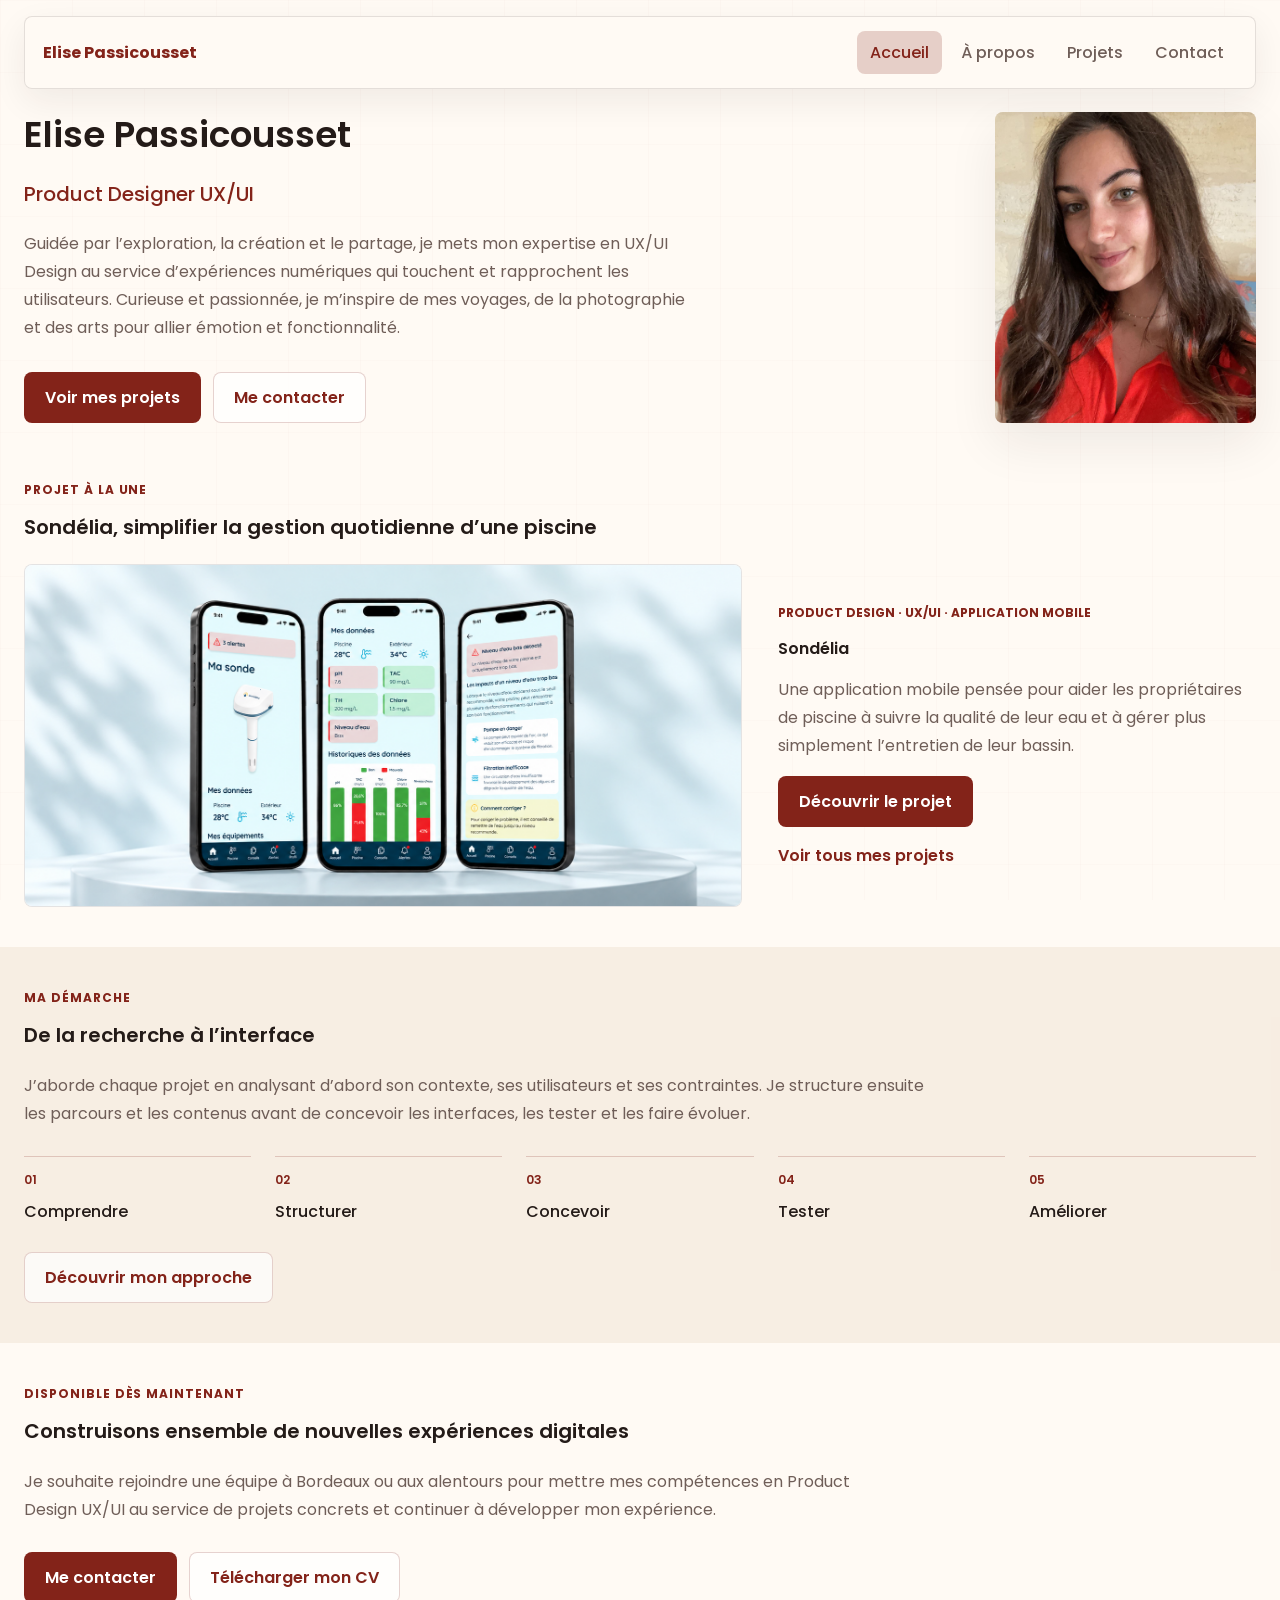
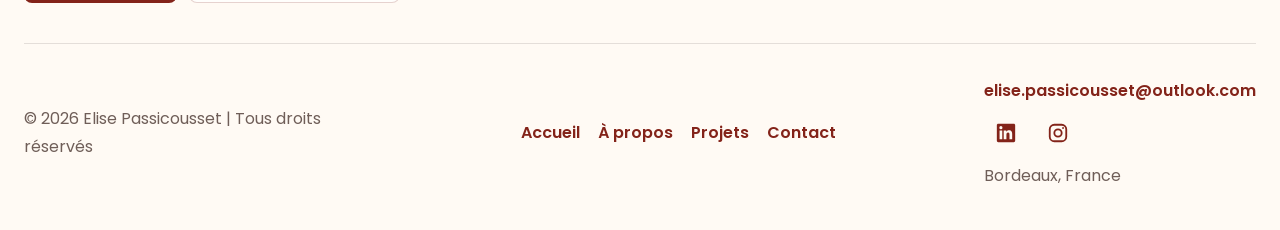
<file: index.html>
<!doctype html>
<html lang="fr">
  <head>
    <meta charset="utf-8">
    <meta name="viewport" content="width=device-width, initial-scale=1">
    <meta
      name="description"
      content="Portfolio d'Elise Passicousset, Product Designer UX/UI, entre design d'interfaces, identité visuelle et expérience utilisateur."
    >
    <title>Elise Passicousset | Product Designer UX/UI</title>
    <link rel="icon" type="image/svg+xml" href="assets/favicon.svg">
    <link rel="preconnect" href="https://fonts.googleapis.com">
    <link rel="preconnect" href="https://fonts.gstatic.com" crossorigin>
    <link href="https://fonts.googleapis.com/css2?family=Poppins:wght@300;400;500;600;700&display=swap" rel="stylesheet">
    <link rel="stylesheet" href="assets/css/styles.css">
  </head>
  <body>
    <header class="site-header">
      <a class="brand" href="index.html" aria-label="Accueil Elise Passicousset">Elise Passicousset</a>
      <button class="nav-toggle" type="button" aria-expanded="false" aria-controls="site-nav">
        <span></span>
        <span></span>
      </button>
      <nav class="site-nav" id="site-nav" aria-label="Navigation principale">
        <a href="index.html" aria-current="page">Accueil</a>
        <a href="about.html">À propos</a>
        <a href="projects.html">Projets</a>
        <a href="contact.html">Contact</a>
      </nav>
    </header>

    <main>
      <section class="hero section home-hero">
        <div class="hero-content">
          <h1>Elise Passicousset</h1>
          <p class="hero-title">Product Designer UX/UI</p>
          <p class="hero-copy">
            Guidée par l’exploration, la création et le partage, je mets mon expertise en UX/UI Design au service d’expériences numériques qui touchent et rapprochent les utilisateurs. Curieuse et passionnée, je m’inspire de mes voyages, de la photographie et des arts pour allier émotion et fonctionnalité.
          </p>
          <div class="actions">
            <a class="btn btn-primary" href="projects.html">Voir mes projets</a>
            <a class="btn btn-secondary" href="contact.html">Me contacter</a>
          </div>
        </div>
        <div class="hero-visual hero-photo-wrap">
          <img class="hero-photo" src="assets/images/elise-portrait.jpeg" alt="Portrait d'Elise Passicousset">
        </div>
      </section>

      <section class="section home-projects" aria-labelledby="home-projects-title">
        <div class="home-section-heading">
          <p class="eyebrow">Projet à la une</p>
          <h2 id="home-projects-title">Sondélia, simplifier la gestion quotidienne d’une piscine</h2>
        </div>
        <article class="home-project-featured">
          <a class="home-project-image" href="project.html?id=sondelia" aria-label="Découvrir le projet Sondélia">
            <img src="assets/images/projects/sondelia-accueil-app.png" alt="Trois téléphones présentant les écrans de l'application Sondélia : accueil, données de la piscine et conseils" loading="lazy" decoding="async">
          </a>
          <div class="home-project-content">
            <p class="eyebrow">Product Design · UX/UI · Application mobile</p>
            <h3>Sondélia</h3>
            <p>Une application mobile pensée pour aider les propriétaires de piscine à suivre la qualité de leur eau et à gérer plus simplement l’entretien de leur bassin.</p>
            <a class="btn btn-primary" href="project.html?id=sondelia">Découvrir le projet</a>
            <a class="text-link" href="projects.html">Voir tous mes projets</a>
          </div>
        </article>
      </section>

      <section class="section home-approach" aria-labelledby="home-approach-title">
        <div class="home-section-heading">
          <p class="eyebrow">Ma démarche</p>
          <h2 id="home-approach-title">De la recherche à l’interface</h2>
        </div>
        <p class="home-approach-copy">J’aborde chaque projet en analysant d’abord son contexte, ses utilisateurs et ses contraintes. Je structure ensuite les parcours et les contenus avant de concevoir les interfaces, les tester et les faire évoluer.</p>
        <ol class="home-process" aria-label="Les cinq étapes de ma démarche">
          <li><span>01</span><strong>Comprendre</strong></li>
          <li><span>02</span><strong>Structurer</strong></li>
          <li><span>03</span><strong>Concevoir</strong></li>
          <li><span>04</span><strong>Tester</strong></li>
          <li><span>05</span><strong>Améliorer</strong></li>
        </ol>
        <a class="btn btn-secondary" href="about.html">Découvrir mon approche</a>
      </section>

      <section class="section home-opportunity" aria-labelledby="home-opportunity-title">
        <div class="home-section-heading">
          <p class="eyebrow">Disponible dès maintenant</p>
          <h2 id="home-opportunity-title">Construisons ensemble de nouvelles expériences digitales</h2>
        </div>
        <p>Je souhaite rejoindre une équipe à Bordeaux ou aux alentours pour mettre mes compétences en Product Design UX/UI au service de projets concrets et continuer à développer mon expérience.</p>
        <div class="actions">
          <a class="btn btn-primary" href="contact.html">Me contacter</a>
          <a class="btn btn-secondary" href="assets/cv-elise-passicousset.pdf" download="CV Elise Passicousset.pdf">Télécharger mon CV</a>
        </div>
      </section>
    </main>

    <footer class="site-footer">
      <p>© 2026 Elise Passicousset | Tous droits réservés</p>
      <nav class="footer-nav" aria-label="Navigation secondaire">
        <a href="index.html">Accueil</a>
        <a href="about.html">À propos</a>
        <a href="projects.html">Projets</a>
        <a href="contact.html">Contact</a>
      </nav>
      <address class="footer-contact">
        <a href="mailto:elise.passicousset@outlook.com">elise.passicousset@outlook.com</a>
        <div class="footer-socials">
          <a href="https://www.linkedin.com/in/elise-passicousset" target="_blank" rel="noopener noreferrer" aria-label="LinkedIn (nouvel onglet)" title="LinkedIn">
            <svg viewBox="0 0 24 24" width="22" height="22" fill="currentColor" aria-hidden="true"><path d="M20.45 2H3.55C2.69 2 2 2.68 2 3.52v16.96C2 21.32 2.69 22 3.55 22h16.9c.86 0 1.55-.68 1.55-1.52V3.52C22 2.68 21.31 2 20.45 2ZM7.93 18.75H4.98V9.2h2.95v9.55ZM6.45 7.9a1.71 1.71 0 1 1 0-3.42 1.71 1.71 0 0 1 0 3.42Zm12.3 10.85H15.8V14.1c0-1.11-.02-2.54-1.55-2.54-1.55 0-1.79 1.21-1.79 2.46v4.73H9.51V9.2h2.83v1.3h.04c.39-.74 1.36-1.52 2.79-1.52 2.98 0 3.58 1.96 3.58 4.51v5.26Z"/></svg>
          </a>
          <a href="https://www.instagram.com/passeli_design/" target="_blank" rel="noopener noreferrer" aria-label="Instagram (nouvel onglet)" title="Instagram">
            <svg viewBox="0 0 24 24" width="22" height="22" fill="none" stroke="currentColor" stroke-width="2" aria-hidden="true"><rect x="3" y="3" width="18" height="18" rx="5"/><circle cx="12" cy="12" r="4"/><circle cx="17.5" cy="6.5" r="1" fill="currentColor" stroke="none"/></svg>
          </a>
        </div>
        <span>Bordeaux, France</span>
      </address>
    </footer>

    <script src="assets/js/projects-data.js"></script>
    <script src="assets/js/main.js"></script>
  </body>
</html>
</file>
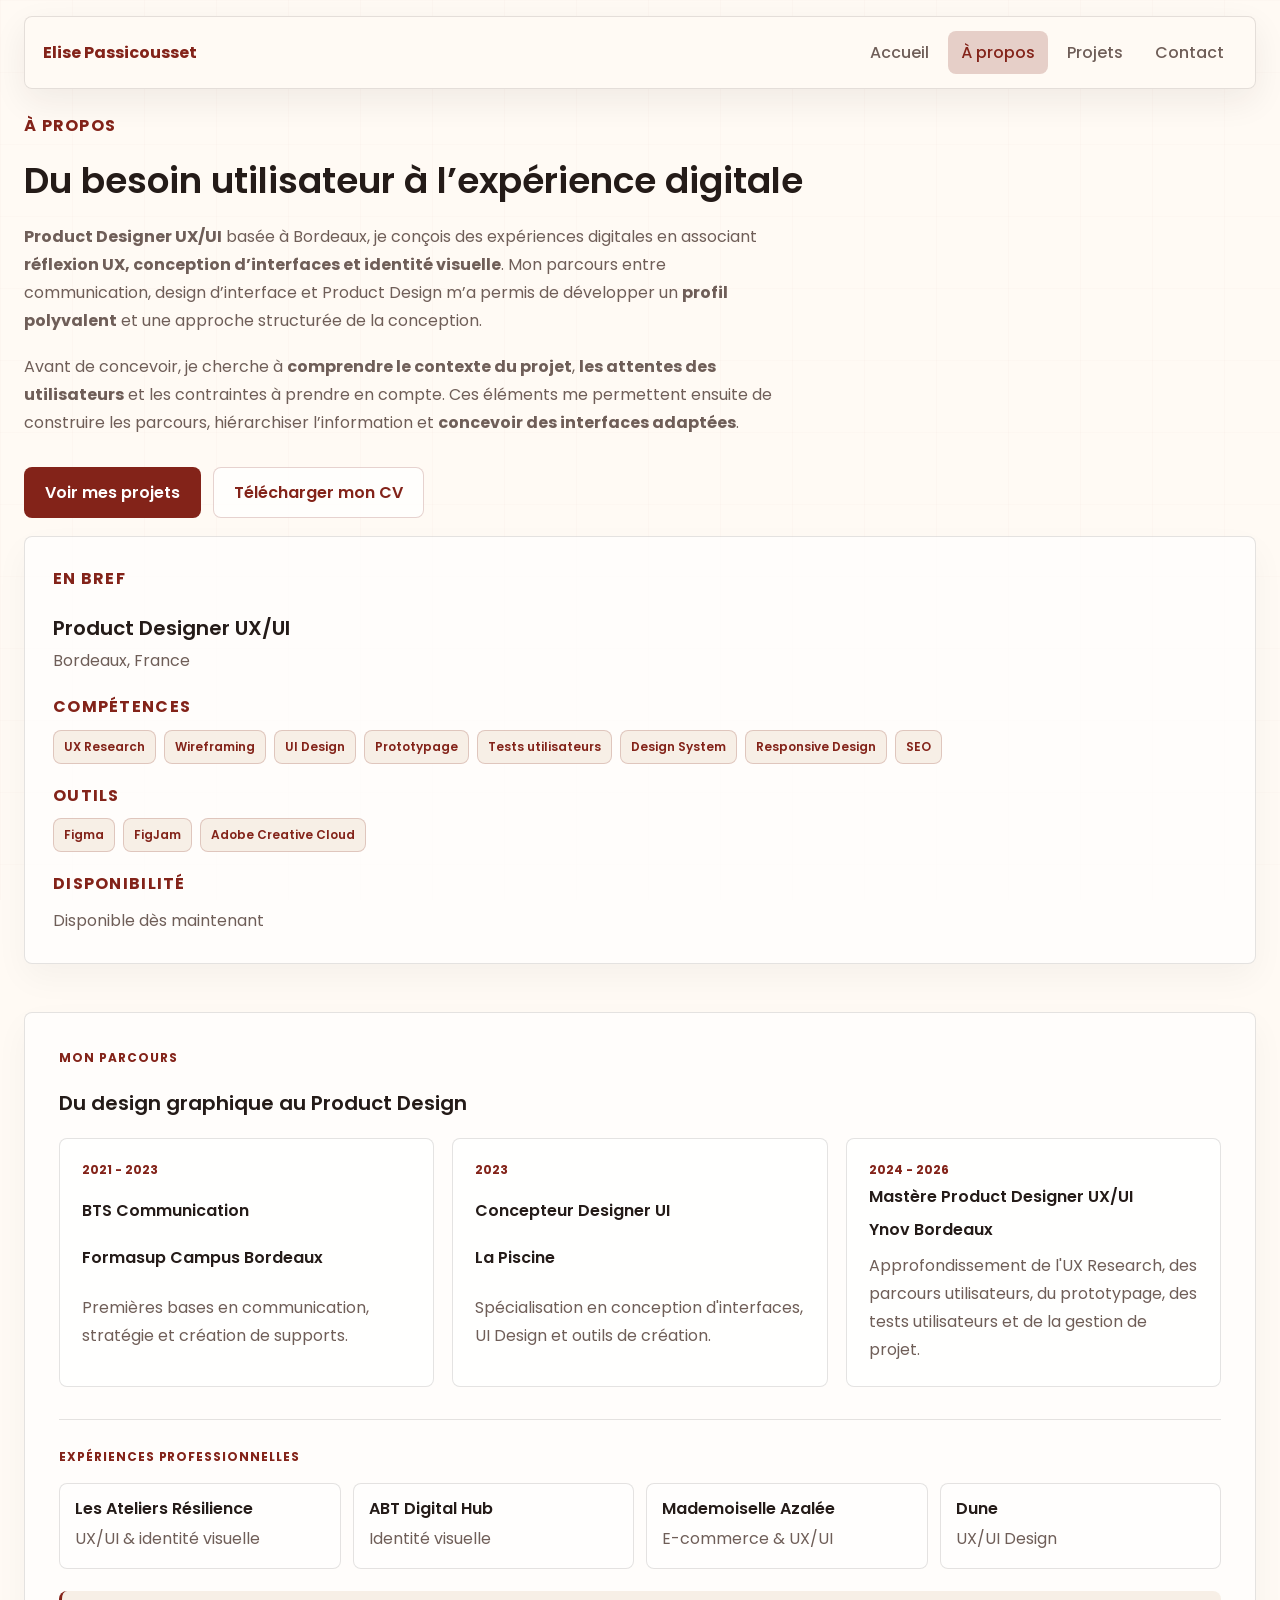
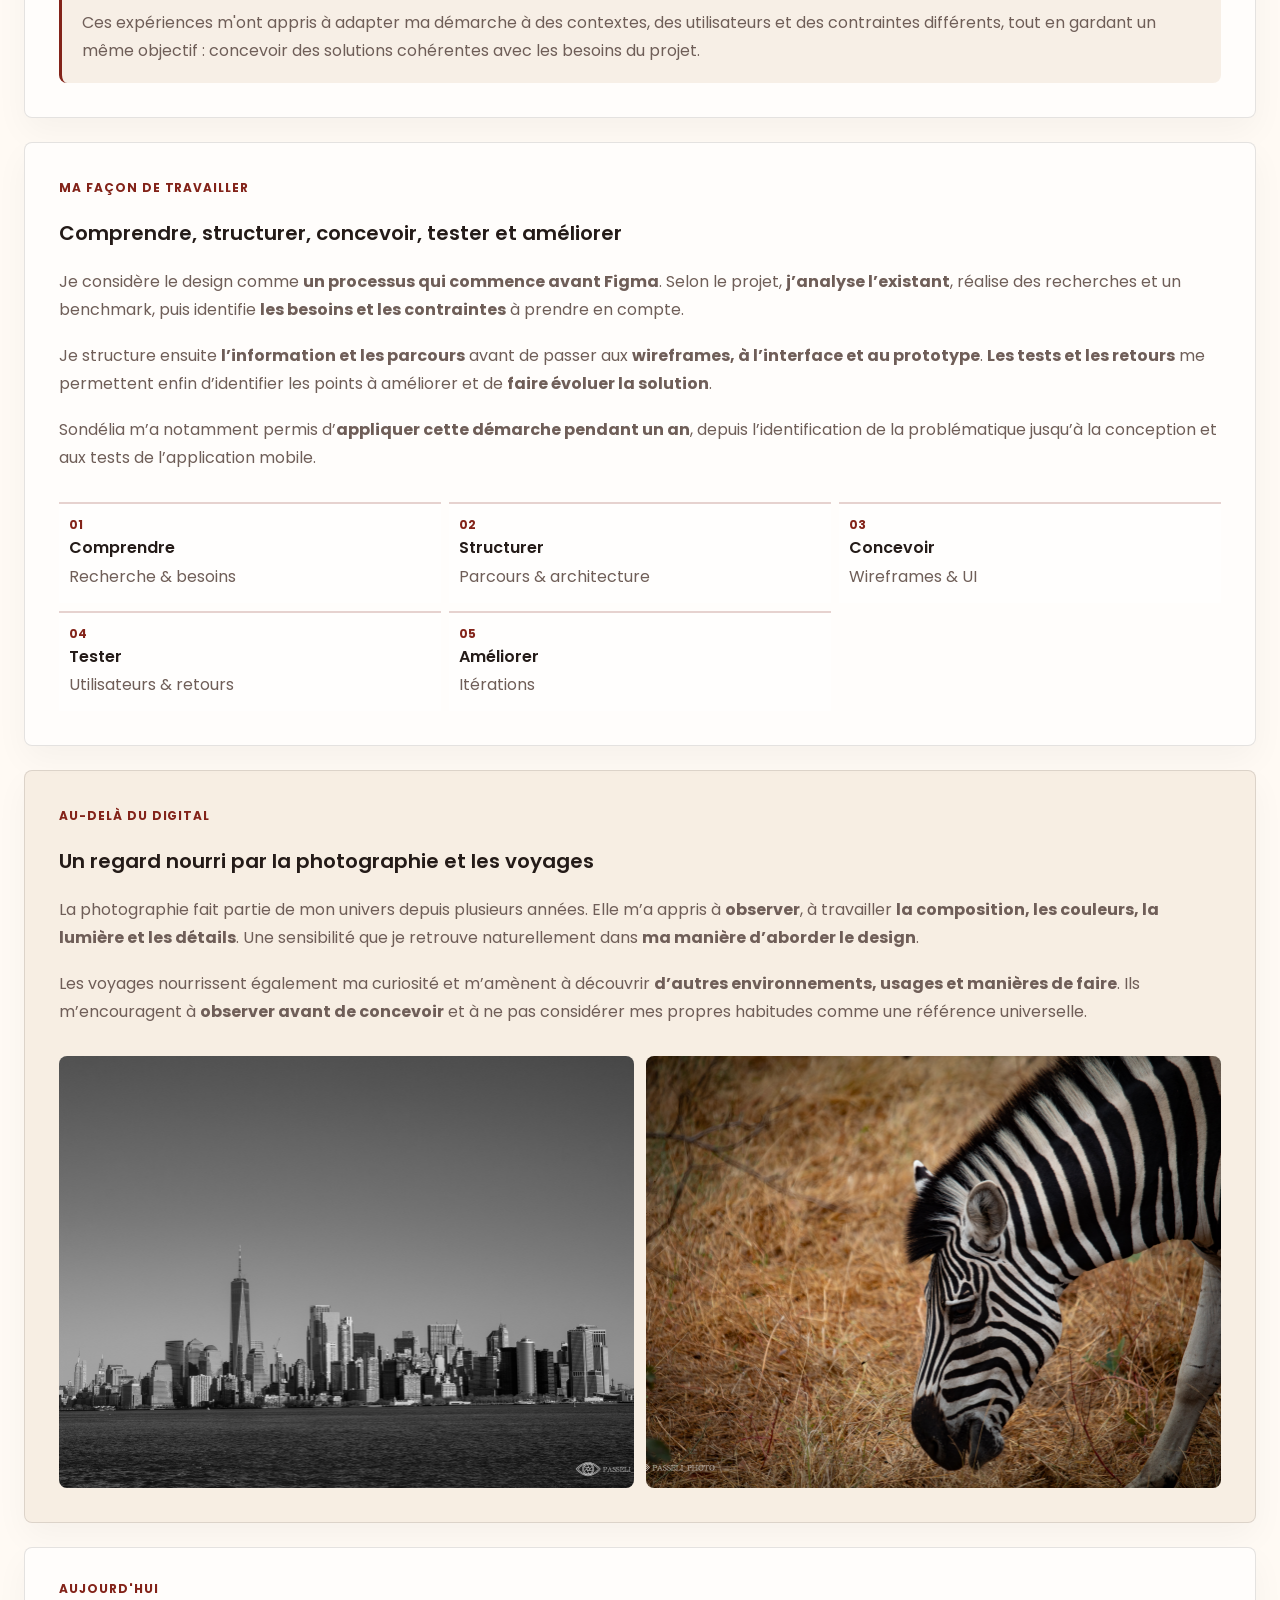
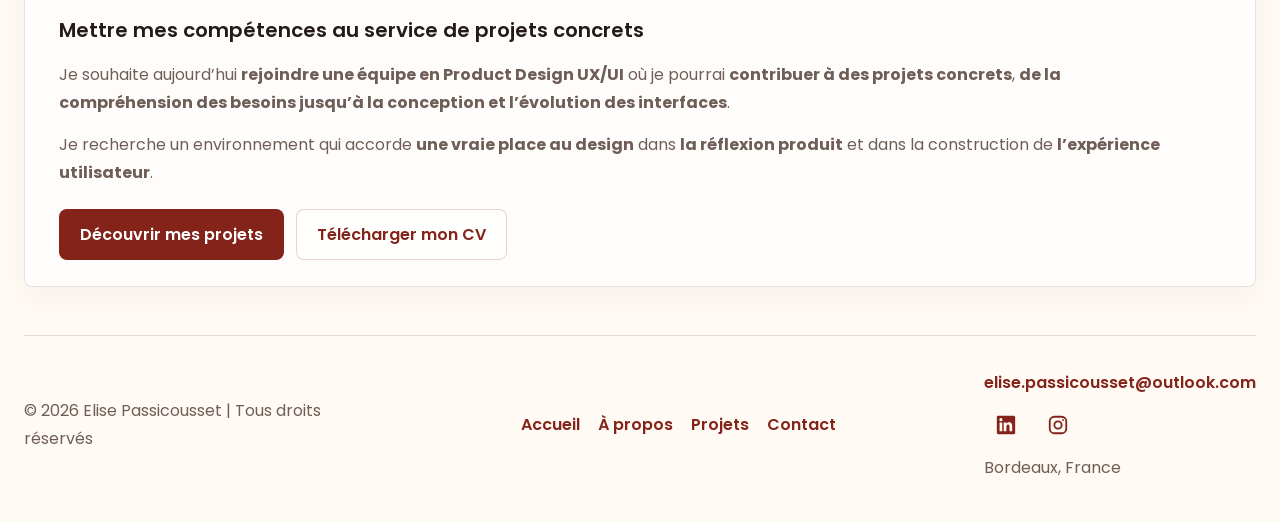
<file: about.html>
<!doctype html>
<html lang="fr">
  <head>
    <meta charset="utf-8">
    <meta name="viewport" content="width=device-width, initial-scale=1">
    <meta name="description" content="À propos d'Elise Passicousset, Product Designer UX/UI.">
    <title>À propos | Elise Passicousset</title>
    <link rel="icon" type="image/svg+xml" href="assets/favicon.svg">
    <link rel="preconnect" href="https://fonts.googleapis.com">
    <link rel="preconnect" href="https://fonts.gstatic.com" crossorigin>
    <link href="https://fonts.googleapis.com/css2?family=Poppins:wght@300;400;500;600;700&display=swap" rel="stylesheet">
    <link rel="stylesheet" href="assets/css/styles.css">
  </head>
  <body>
    <header class="site-header">
      <a class="brand" href="index.html" aria-label="Accueil Elise Passicousset">Elise Passicousset</a>
      <button class="nav-toggle" type="button" aria-expanded="false" aria-controls="site-nav">
        <span></span>
        <span></span>
      </button>
      <nav class="site-nav" id="site-nav" aria-label="Navigation principale">
        <a href="index.html">Accueil</a>
        <a href="about.html" aria-current="page">À propos</a>
        <a href="projects.html">Projets</a>
        <a href="contact.html">Contact</a>
      </nav>
    </header>

    <main>
      <section class="page-hero about-hero">
        <div class="about-hero-copy">
          <p class="eyebrow">À propos</p>
          <h1>Du besoin utilisateur à l’expérience digitale</h1>
          <p>
            <strong>Product Designer UX/UI</strong> basée à Bordeaux, je conçois des expériences digitales en associant <strong>réflexion UX, conception d’interfaces et identité visuelle</strong>. Mon parcours entre communication, design d’interface et Product Design m’a permis de développer un <strong>profil polyvalent</strong> et une approche structurée de la conception.
          </p>
          <p>
            Avant de concevoir, je cherche à <strong>comprendre le contexte du projet</strong>, <strong>les attentes des utilisateurs</strong> et les contraintes à prendre en compte. Ces éléments me permettent ensuite de construire les parcours, hiérarchiser l’information et <strong>concevoir des interfaces adaptées</strong>.
          </p>
          <div class="actions">
            <a class="btn btn-primary" href="projects.html">Voir mes projets</a>
            <a class="btn btn-secondary" href="assets/cv-elise-passicousset.pdf" download="CV Elise Passicousset.pdf">Télécharger mon CV</a>
          </div>
        </div>
        <aside class="about-summary-card" aria-label="En bref">
          <p class="eyebrow">En bref</p>
          <div>
            <h2>Product Designer UX/UI</h2>
            <p>Bordeaux, France</p>
          </div>
          <div class="about-summary-group">
            <h3>Compétences</h3>
            <div class="about-tags">
              <span>UX Research</span>
              <span>Wireframing</span>
              <span>UI Design</span>
              <span>Prototypage</span>
              <span>Tests utilisateurs</span>
              <span>Design System</span>
              <span>Responsive Design</span>
              <span>SEO</span>
            </div>
          </div>
          <div class="about-summary-group">
            <h3>Outils</h3>
            <div class="about-tags">
              <span>Figma</span>
              <span>FigJam</span>
              <span>Adobe Creative Cloud</span>
            </div>
          </div>
          <div class="about-summary-group">
            <h3>Disponibilité</h3>
            <p>Disponible dès maintenant</p>
          </div>
        </aside>
      </section>

      <section class="section about-layout">
        <article class="about-card about-card-large">
          <p class="eyebrow">Mon parcours</p>
          <h2>Du design graphique au Product Design</h2>
          <div class="about-timeline" aria-label="Formations">
            <div class="timeline-item">
              <span class="timeline-date">2021 - 2023</span>
              <h3>BTS Communication</h3>
              <p class="timeline-school">Formasup Campus Bordeaux</p>
              <p>Premières bases en communication, stratégie et création de supports.</p>
            </div>
            <div class="timeline-item">
              <span class="timeline-date">2023</span>
              <h3>Concepteur Designer UI</h3>
              <p class="timeline-school">La Piscine</p>
              <p>Spécialisation en conception d'interfaces, UI Design et outils de création.</p>
            </div>
            <div class="timeline-item">
              <span class="timeline-date">2024 - 2026</span>
              <h3>Mastère Product Designer UX/UI</h3>
              <p class="timeline-school">Ynov Bordeaux</p>
              <p>Approfondissement de l'UX Research, des parcours utilisateurs, du prototypage, des tests utilisateurs et de la gestion de projet.</p>
            </div>
          </div>
          <div class="about-experience">
            <p class="eyebrow">Expériences professionnelles</p>
            <div class="experience-companies" aria-label="Entreprises">
              <div>
                <h3>Les Ateliers Résilience</h3>
                <p>UX/UI & identité visuelle</p>
              </div>
              <div>
                <h3>ABT Digital Hub</h3>
                <p>Identité visuelle</p>
              </div>
              <div>
                <h3>Mademoiselle Azalée</h3>
                <p>E-commerce & UX/UI</p>
              </div>
              <div>
                <h3>Dune</h3>
                <p>UX/UI Design</p>
              </div>
            </div>
          </div>
          <p class="about-note">
            Ces expériences m'ont appris à adapter ma démarche à des contextes, des utilisateurs et des contraintes différents, tout en gardant un même objectif : concevoir des solutions cohérentes avec les besoins du projet.
          </p>
        </article>

        <article class="about-card about-split-card about-process-card">
          <p class="eyebrow">Ma façon de travailler</p>
          <h2>Comprendre, structurer, concevoir, tester et améliorer</h2>
          <div class="content-stack">
            <p>
              Je considère le design comme <strong>un processus qui commence avant Figma</strong>. Selon le projet, <strong>j’analyse l’existant</strong>, réalise des recherches et un benchmark, puis identifie <strong>les besoins et les contraintes</strong> à prendre en compte.
            </p>
            <p>
              Je structure ensuite <strong>l’information et les parcours</strong> avant de passer aux <strong>wireframes, à l’interface et au prototype</strong>. <strong>Les tests et les retours</strong> me permettent enfin d’identifier les points à améliorer et de <strong>faire évoluer la solution</strong>.
            </p>
            <p>
              Sondélia m’a notamment permis d’<strong>appliquer cette démarche pendant un an</strong>, depuis l’identification de la problématique jusqu’à la conception et aux tests de l’application mobile.
            </p>
          </div>
          <div class="process-steps" aria-label="Processus de travail">
            <div>
              <span>01</span>
              <h3>Comprendre</h3>
              <p>Recherche & besoins</p>
            </div>
            <div>
              <span>02</span>
              <h3>Structurer</h3>
              <p>Parcours & architecture</p>
            </div>
            <div>
              <span>03</span>
              <h3>Concevoir</h3>
              <p>Wireframes & UI</p>
            </div>
            <div>
              <span>04</span>
              <h3>Tester</h3>
              <p>Utilisateurs & retours</p>
            </div>
            <div>
              <span>05</span>
              <h3>Améliorer</h3>
              <p>Itérations</p>
            </div>
          </div>
        </article>

        <article class="about-card about-highlight about-split-card about-personal-card">
          <p class="eyebrow">Au-delà du digital</p>
          <h2>Un regard nourri par la photographie et les voyages</h2>
          <div class="content-stack">
            <p>
              La photographie fait partie de mon univers depuis plusieurs années. Elle m’a appris à <strong>observer</strong>, à travailler <strong>la composition, les couleurs, la lumière et les détails</strong>. Une sensibilité que je retrouve naturellement dans <strong>ma manière d’aborder le design</strong>.
            </p>
            <p>
              Les voyages nourrissent également ma curiosité et m’amènent à découvrir <strong>d’autres environnements, usages et manières de faire</strong>. Ils m’encouragent à <strong>observer avant de concevoir</strong> et à ne pas considérer mes propres habitudes comme une référence universelle.
            </p>
          </div>
          <div class="personal-photo-grid" aria-label="Photographies personnelles à ajouter">
            <div>
              <img src="assets/images/about-nyc.jpg" alt="Vue de New York en noir et blanc">
            </div>
            <div>
              <img src="assets/images/about-zebre.jpg" alt="Zèbre photographié au Sénégal">
            </div>
          </div>
        </article>

        <article class="about-card about-card-large about-current-card">
          <p class="eyebrow">Aujourd'hui</p>
          <h2>Mettre mes compétences au service de projets concrets</h2>
          <div class="content-stack">
            <p>
              Je souhaite aujourd’hui <strong>rejoindre une équipe en Product Design UX/UI</strong> où je pourrai <strong>contribuer à des projets concrets</strong>, <strong>de la compréhension des besoins jusqu’à la conception et l’évolution des interfaces</strong>.
            </p>
            <p>
              Je recherche un environnement qui accorde <strong>une vraie place au design</strong> dans <strong>la réflexion produit</strong> et dans la construction de <strong>l’expérience utilisateur</strong>.
            </p>
          </div>
          <div class="actions">
            <a class="btn btn-primary" href="projects.html">Découvrir mes projets</a>
            <a class="btn btn-secondary" href="assets/cv-elise-passicousset.pdf" download="CV Elise Passicousset.pdf">Télécharger mon CV</a>
          </div>
        </article>
      </section>
    </main>

    <footer class="site-footer">
      <p>© 2026 Elise Passicousset | Tous droits réservés</p>
      <nav class="footer-nav" aria-label="Navigation secondaire">
        <a href="index.html">Accueil</a>
        <a href="about.html">À propos</a>
        <a href="projects.html">Projets</a>
        <a href="contact.html">Contact</a>
      </nav>
      <address class="footer-contact">
        <a href="mailto:elise.passicousset@outlook.com">elise.passicousset@outlook.com</a>
        <div class="footer-socials">
          <a href="https://www.linkedin.com/in/elise-passicousset" target="_blank" rel="noopener noreferrer" aria-label="LinkedIn (nouvel onglet)" title="LinkedIn">
            <svg viewBox="0 0 24 24" width="22" height="22" fill="currentColor" aria-hidden="true"><path d="M20.45 2H3.55C2.69 2 2 2.68 2 3.52v16.96C2 21.32 2.69 22 3.55 22h16.9c.86 0 1.55-.68 1.55-1.52V3.52C22 2.68 21.31 2 20.45 2ZM7.93 18.75H4.98V9.2h2.95v9.55ZM6.45 7.9a1.71 1.71 0 1 1 0-3.42 1.71 1.71 0 0 1 0 3.42Zm12.3 10.85H15.8V14.1c0-1.11-.02-2.54-1.55-2.54-1.55 0-1.79 1.21-1.79 2.46v4.73H9.51V9.2h2.83v1.3h.04c.39-.74 1.36-1.52 2.79-1.52 2.98 0 3.58 1.96 3.58 4.51v5.26Z"/></svg>
          </a>
          <a href="https://www.instagram.com/passeli_design/" target="_blank" rel="noopener noreferrer" aria-label="Instagram (nouvel onglet)" title="Instagram">
            <svg viewBox="0 0 24 24" width="22" height="22" fill="none" stroke="currentColor" stroke-width="2" aria-hidden="true"><rect x="3" y="3" width="18" height="18" rx="5"/><circle cx="12" cy="12" r="4"/><circle cx="17.5" cy="6.5" r="1" fill="currentColor" stroke="none"/></svg>
          </a>
        </div>
        <span>Bordeaux, France</span>
      </address>
    </footer>

    <script src="assets/js/projects-data.js"></script>
    <script src="assets/js/main.js"></script>
  </body>
</html>
</file>
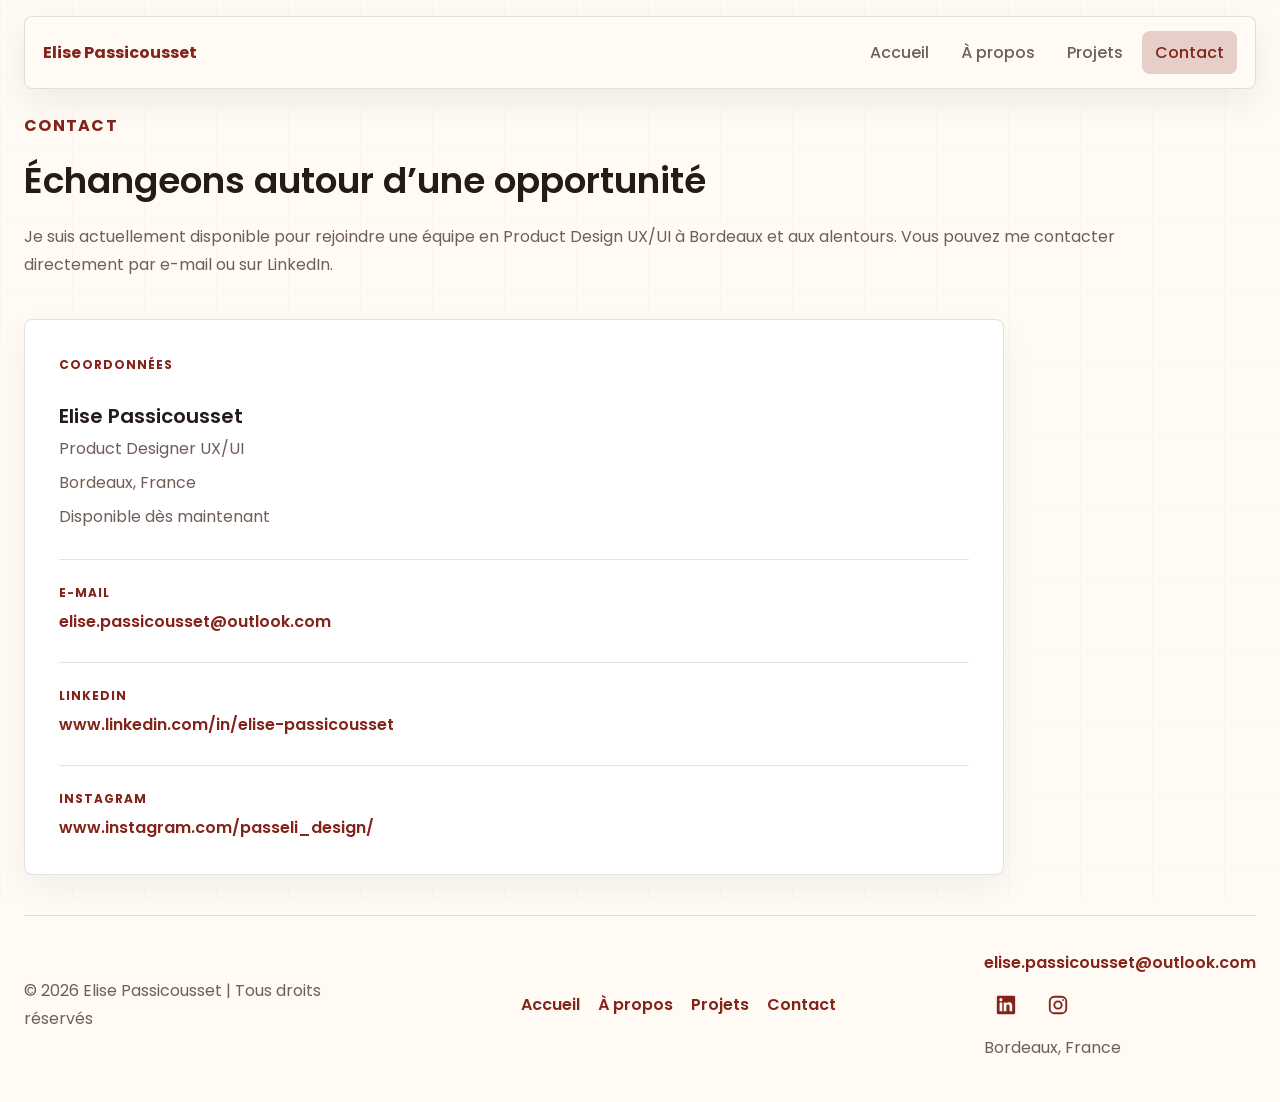
<file: contact.html>
<!doctype html>
<html lang="fr">
  <head>
    <meta charset="utf-8">
    <meta name="viewport" content="width=device-width, initial-scale=1">
    <meta name="description" content="Contacter Elise Passicousset, Product Designer UX/UI.">
    <title>Contact | Elise Passicousset</title>
    <link rel="icon" type="image/svg+xml" href="assets/favicon.svg">
    <link rel="preconnect" href="https://fonts.googleapis.com">
    <link rel="preconnect" href="https://fonts.gstatic.com" crossorigin>
    <link href="https://fonts.googleapis.com/css2?family=Poppins:wght@300;400;500;600;700&display=swap" rel="stylesheet">
    <link rel="stylesheet" href="assets/css/styles.css">
  </head>
  <body>
    <header class="site-header">
      <a class="brand" href="index.html" aria-label="Accueil Elise Passicousset">Elise Passicousset</a>
      <button class="nav-toggle" type="button" aria-expanded="false" aria-controls="site-nav">
        <span></span>
        <span></span>
      </button>
      <nav class="site-nav" id="site-nav" aria-label="Navigation principale">
        <a href="index.html">Accueil</a>
        <a href="about.html">À propos</a>
        <a href="projects.html">Projets</a>
        <a href="contact.html" aria-current="page">Contact</a>
      </nav>
    </header>

    <main>
      <section class="page-hero contact-hero">
        <p class="eyebrow">Contact</p>
        <h1>Échangeons autour d’une opportunité</h1>
        <p>
          Je suis actuellement disponible pour rejoindre une équipe en Product Design UX/UI à Bordeaux et aux alentours. Vous pouvez me contacter directement par e-mail ou sur LinkedIn.
        </p>
      </section>

      <section class="section contact-layout contact-layout-single">
        <aside class="contact-card contact-card-main">
          <p class="eyebrow">Coordonnées</p>
          <div class="contact-profile">
            <h2>Elise Passicousset</h2>
            <p>Product Designer UX/UI</p>
            <p>Bordeaux, France</p>
            <p>Disponible dès maintenant</p>
          </div>
          <div class="contact-email">
            <p>E-mail</p>
            <a class="email-link" href="mailto:elise.passicousset@outlook.com">elise.passicousset@outlook.com</a>
          </div>
          <div class="contact-email">
            <p>LinkedIn</p>
            <a class="email-link" href="https://www.linkedin.com/in/elise-passicousset" target="_blank" rel="noreferrer">www.linkedin.com/in/elise-passicousset</a>
          </div>
          <div class="contact-email">
            <p>Instagram</p>
            <a class="email-link" href="https://www.instagram.com/passeli_design/" target="_blank" rel="noopener noreferrer">www.instagram.com/passeli_design/</a>
          </div>
        </aside>
      </section>
    </main>

    <footer class="site-footer">
      <p>© 2026 Elise Passicousset | Tous droits réservés</p>
      <nav class="footer-nav" aria-label="Navigation secondaire">
        <a href="index.html">Accueil</a>
        <a href="about.html">À propos</a>
        <a href="projects.html">Projets</a>
        <a href="contact.html">Contact</a>
      </nav>
      <address class="footer-contact">
        <a href="mailto:elise.passicousset@outlook.com">elise.passicousset@outlook.com</a>
        <div class="footer-socials">
          <a href="https://www.linkedin.com/in/elise-passicousset" target="_blank" rel="noopener noreferrer" aria-label="LinkedIn (nouvel onglet)" title="LinkedIn">
            <svg viewBox="0 0 24 24" width="22" height="22" fill="currentColor" aria-hidden="true"><path d="M20.45 2H3.55C2.69 2 2 2.68 2 3.52v16.96C2 21.32 2.69 22 3.55 22h16.9c.86 0 1.55-.68 1.55-1.52V3.52C22 2.68 21.31 2 20.45 2ZM7.93 18.75H4.98V9.2h2.95v9.55ZM6.45 7.9a1.71 1.71 0 1 1 0-3.42 1.71 1.71 0 0 1 0 3.42Zm12.3 10.85H15.8V14.1c0-1.11-.02-2.54-1.55-2.54-1.55 0-1.79 1.21-1.79 2.46v4.73H9.51V9.2h2.83v1.3h.04c.39-.74 1.36-1.52 2.79-1.52 2.98 0 3.58 1.96 3.58 4.51v5.26Z"/></svg>
          </a>
          <a href="https://www.instagram.com/passeli_design/" target="_blank" rel="noopener noreferrer" aria-label="Instagram (nouvel onglet)" title="Instagram">
            <svg viewBox="0 0 24 24" width="22" height="22" fill="none" stroke="currentColor" stroke-width="2" aria-hidden="true"><rect x="3" y="3" width="18" height="18" rx="5"/><circle cx="12" cy="12" r="4"/><circle cx="17.5" cy="6.5" r="1" fill="currentColor" stroke="none"/></svg>
          </a>
        </div>
        <span>Bordeaux, France</span>
      </address>
    </footer>

    <script src="assets/js/projects-data.js"></script>
    <script src="assets/js/main.js"></script>
  </body>
</html>
</file>
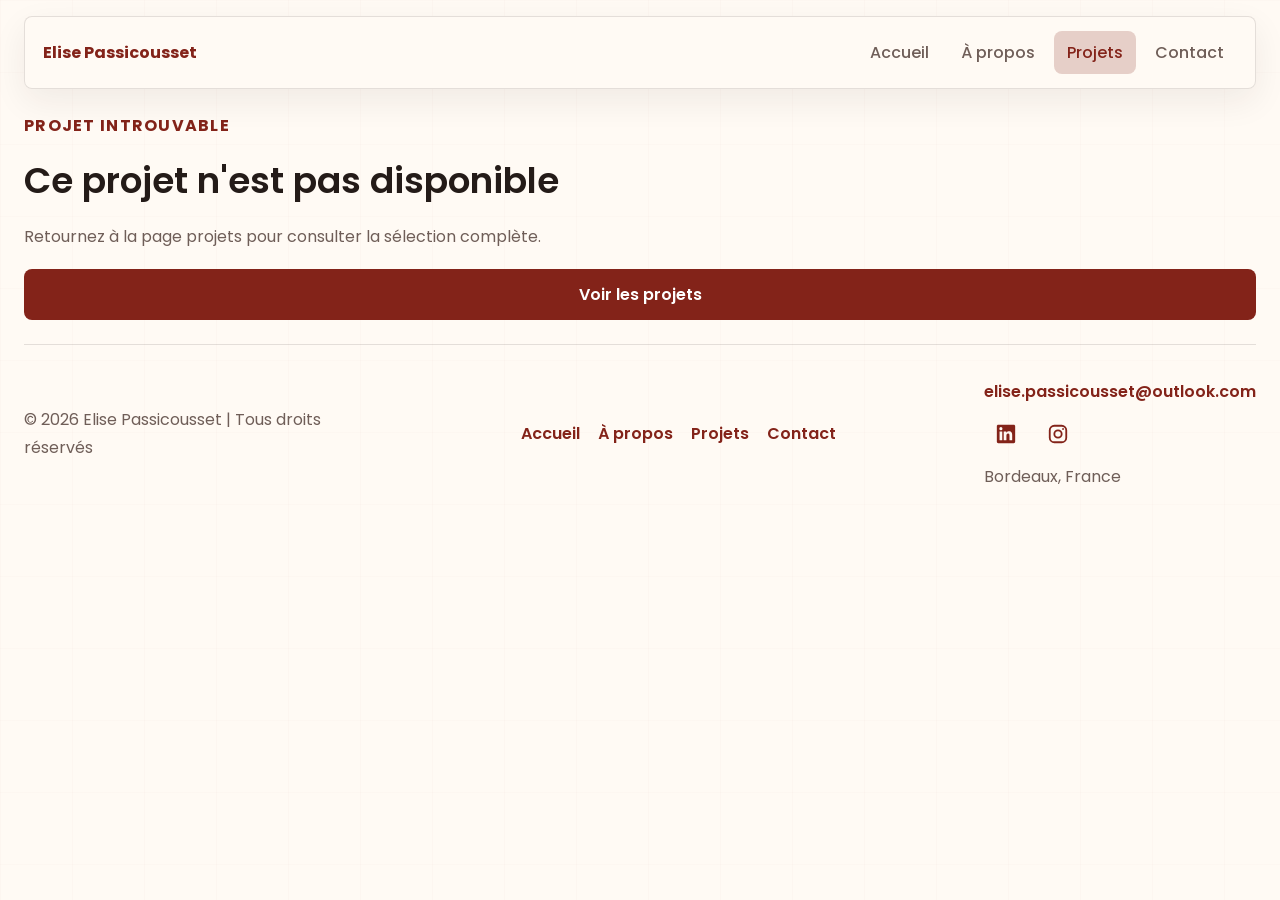
<file: project.html>
<!doctype html>
<html lang="fr">
  <head>
    <meta charset="utf-8">
    <meta name="viewport" content="width=device-width, initial-scale=1">
    <meta name="description" content="Detail d'un projet du portfolio d'Elise Passicousset.">
    <title>Projet | Elise Passicousset</title>
    <link rel="icon" type="image/svg+xml" href="assets/favicon.svg">
    <link rel="preconnect" href="https://fonts.googleapis.com">
    <link rel="preconnect" href="https://fonts.gstatic.com" crossorigin>
    <link href="https://fonts.googleapis.com/css2?family=Poppins:wght@300;400;500;600;700&display=swap" rel="stylesheet">
    <link rel="stylesheet" href="assets/css/styles.css">
  </head>
  <body>
    <header class="site-header">
      <a class="brand" href="index.html" aria-label="Accueil Elise Passicousset">Elise Passicousset</a>
      <button class="nav-toggle" type="button" aria-expanded="false" aria-controls="site-nav">
        <span></span>
        <span></span>
      </button>
      <nav class="site-nav" id="site-nav" aria-label="Navigation principale">
        <a href="index.html">Accueil</a>
        <a href="about.html">À propos</a>
        <a href="projects.html" aria-current="page">Projets</a>
        <a href="contact.html">Contact</a>
      </nav>
    </header>

    <main data-project-detail>
      <section class="page-hero">
        <p class="eyebrow">Projet</p>
        <h1>Chargement du projet</h1>
        <p>Le contenu du projet va s'afficher dans un instant.</p>
      </section>
    </main>

    <footer class="site-footer">
      <p>© 2026 Elise Passicousset | Tous droits réservés</p>
      <nav class="footer-nav" aria-label="Navigation secondaire">
        <a href="index.html">Accueil</a>
        <a href="about.html">À propos</a>
        <a href="projects.html">Projets</a>
        <a href="contact.html">Contact</a>
      </nav>
      <address class="footer-contact">
        <a href="mailto:elise.passicousset@outlook.com">elise.passicousset@outlook.com</a>
        <div class="footer-socials">
          <a href="https://www.linkedin.com/in/elise-passicousset" target="_blank" rel="noopener noreferrer" aria-label="LinkedIn (nouvel onglet)" title="LinkedIn">
            <svg viewBox="0 0 24 24" width="22" height="22" fill="currentColor" aria-hidden="true"><path d="M20.45 2H3.55C2.69 2 2 2.68 2 3.52v16.96C2 21.32 2.69 22 3.55 22h16.9c.86 0 1.55-.68 1.55-1.52V3.52C22 2.68 21.31 2 20.45 2ZM7.93 18.75H4.98V9.2h2.95v9.55ZM6.45 7.9a1.71 1.71 0 1 1 0-3.42 1.71 1.71 0 0 1 0 3.42Zm12.3 10.85H15.8V14.1c0-1.11-.02-2.54-1.55-2.54-1.55 0-1.79 1.21-1.79 2.46v4.73H9.51V9.2h2.83v1.3h.04c.39-.74 1.36-1.52 2.79-1.52 2.98 0 3.58 1.96 3.58 4.51v5.26Z"/></svg>
          </a>
          <a href="https://www.instagram.com/passeli_design/" target="_blank" rel="noopener noreferrer" aria-label="Instagram (nouvel onglet)" title="Instagram">
            <svg viewBox="0 0 24 24" width="22" height="22" fill="none" stroke="currentColor" stroke-width="2" aria-hidden="true"><rect x="3" y="3" width="18" height="18" rx="5"/><circle cx="12" cy="12" r="4"/><circle cx="17.5" cy="6.5" r="1" fill="currentColor" stroke="none"/></svg>
          </a>
        </div>
        <span>Bordeaux, France</span>
      </address>
    </footer>

    <script src="assets/js/projects-data.js"></script>
    <script src="assets/js/main.js"></script>
    <script src="assets/js/project-detail.js"></script>
  </body>
</html>
</file>
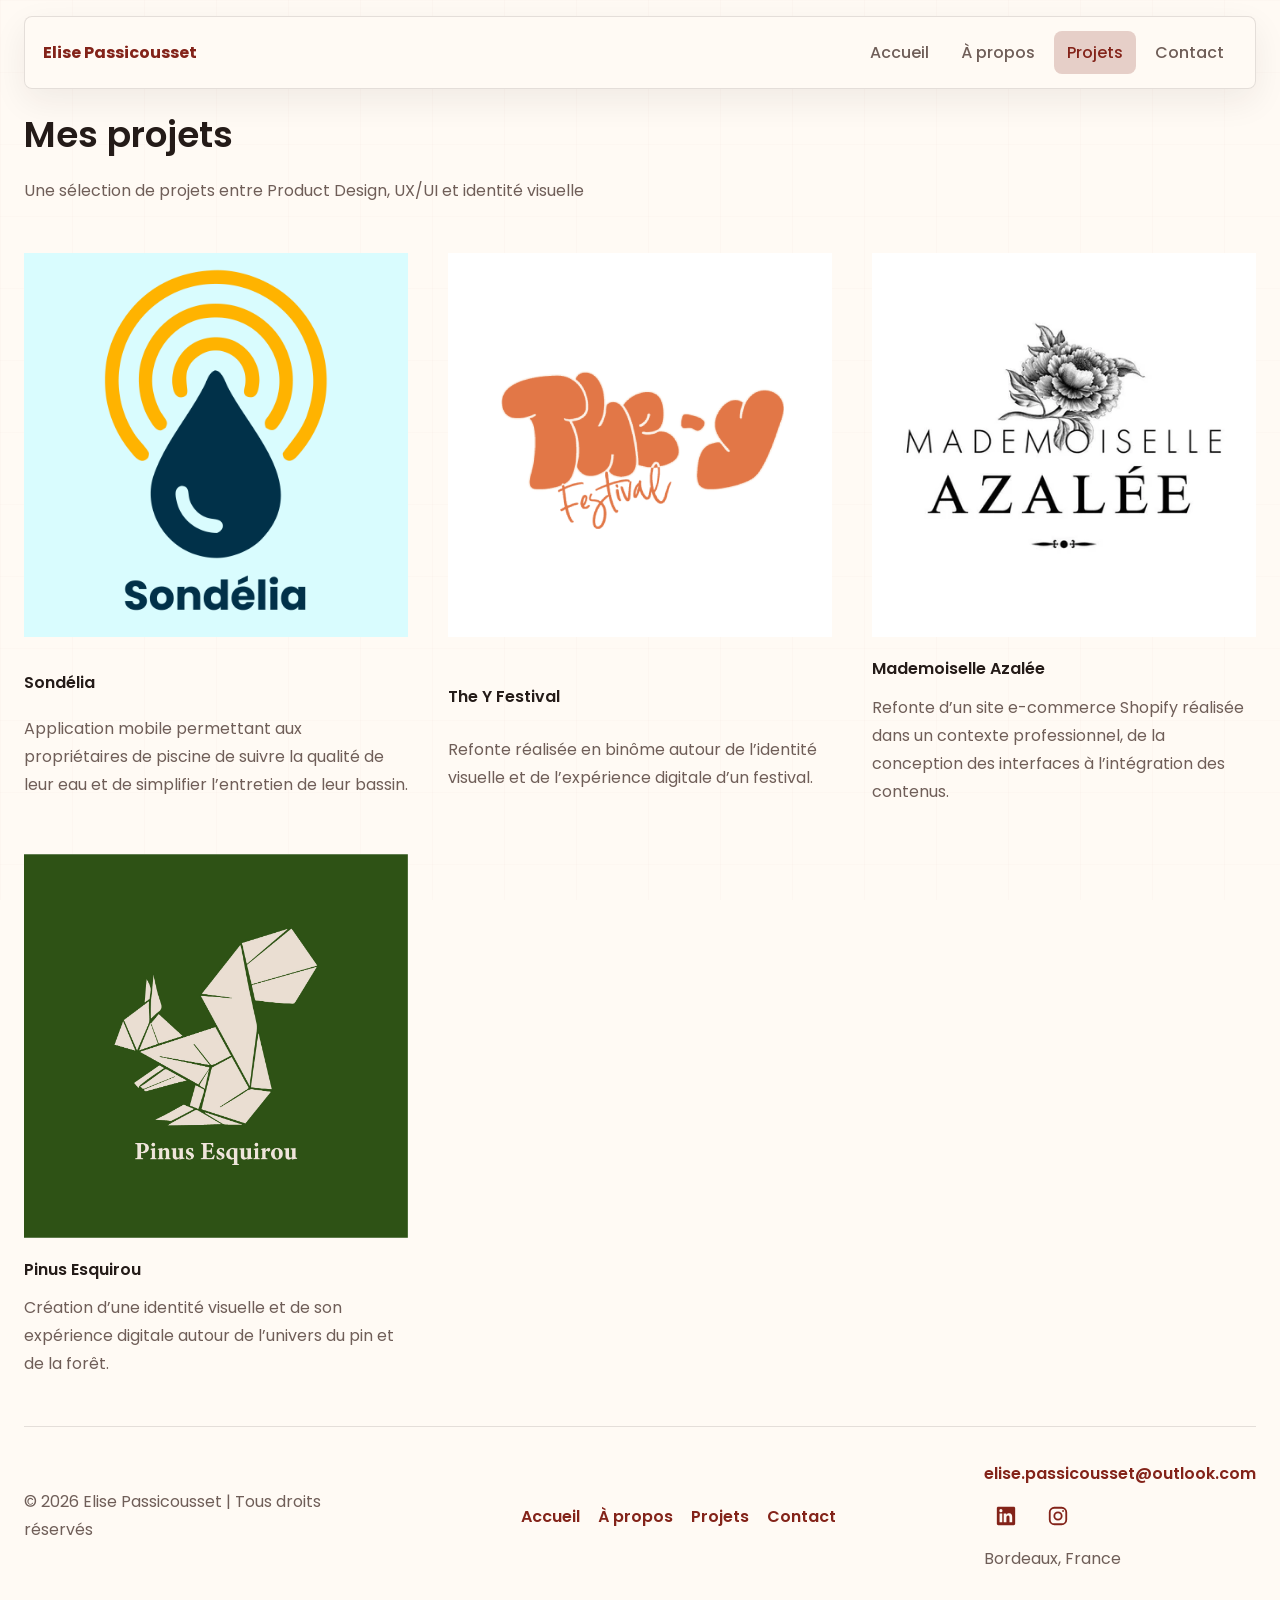
<file: projects.html>
<!doctype html>
<html lang="fr">
  <head>
    <meta charset="utf-8">
    <meta name="viewport" content="width=device-width, initial-scale=1">
    <meta name="description" content="Projets UX/UI, identité visuelle et e-commerce d'Elise Passicousset.">
    <title>Projets | Elise Passicousset</title>
    <link rel="icon" type="image/svg+xml" href="assets/favicon.svg">
    <link rel="preconnect" href="https://fonts.googleapis.com">
    <link rel="preconnect" href="https://fonts.gstatic.com" crossorigin>
    <link href="https://fonts.googleapis.com/css2?family=Poppins:wght@300;400;500;600;700&display=swap" rel="stylesheet">
    <link rel="stylesheet" href="assets/css/styles.css">
  </head>
  <body>
    <header class="site-header">
      <a class="brand" href="index.html" aria-label="Accueil Elise Passicousset">Elise Passicousset</a>
      <button class="nav-toggle" type="button" aria-expanded="false" aria-controls="site-nav">
        <span></span>
        <span></span>
      </button>
      <nav class="site-nav" id="site-nav" aria-label="Navigation principale">
        <a href="index.html">Accueil</a>
        <a href="about.html">À propos</a>
        <a href="projects.html" aria-current="page">Projets</a>
        <a href="contact.html">Contact</a>
      </nav>
    </header>

    <main>
      <section class="page-hero projects-hero">
        <h1>Mes projets</h1>
        <p>Une sélection de projets entre Product Design, UX/UI et identité visuelle</p>
      </section>

      <section class="section">
        <div class="project-grid project-grid-wide" data-projects-grid></div>
      </section>
    </main>

    <footer class="site-footer">
      <p>© 2026 Elise Passicousset | Tous droits réservés</p>
      <nav class="footer-nav" aria-label="Navigation secondaire">
        <a href="index.html">Accueil</a>
        <a href="about.html">À propos</a>
        <a href="projects.html">Projets</a>
        <a href="contact.html">Contact</a>
      </nav>
      <address class="footer-contact">
        <a href="mailto:elise.passicousset@outlook.com">elise.passicousset@outlook.com</a>
        <div class="footer-socials">
          <a href="https://www.linkedin.com/in/elise-passicousset" target="_blank" rel="noopener noreferrer" aria-label="LinkedIn (nouvel onglet)" title="LinkedIn">
            <svg viewBox="0 0 24 24" width="22" height="22" fill="currentColor" aria-hidden="true"><path d="M20.45 2H3.55C2.69 2 2 2.68 2 3.52v16.96C2 21.32 2.69 22 3.55 22h16.9c.86 0 1.55-.68 1.55-1.52V3.52C22 2.68 21.31 2 20.45 2ZM7.93 18.75H4.98V9.2h2.95v9.55ZM6.45 7.9a1.71 1.71 0 1 1 0-3.42 1.71 1.71 0 0 1 0 3.42Zm12.3 10.85H15.8V14.1c0-1.11-.02-2.54-1.55-2.54-1.55 0-1.79 1.21-1.79 2.46v4.73H9.51V9.2h2.83v1.3h.04c.39-.74 1.36-1.52 2.79-1.52 2.98 0 3.58 1.96 3.58 4.51v5.26Z"/></svg>
          </a>
          <a href="https://www.instagram.com/passeli_design/" target="_blank" rel="noopener noreferrer" aria-label="Instagram (nouvel onglet)" title="Instagram">
            <svg viewBox="0 0 24 24" width="22" height="22" fill="none" stroke="currentColor" stroke-width="2" aria-hidden="true"><rect x="3" y="3" width="18" height="18" rx="5"/><circle cx="12" cy="12" r="4"/><circle cx="17.5" cy="6.5" r="1" fill="currentColor" stroke="none"/></svg>
          </a>
        </div>
        <span>Bordeaux, France</span>
      </address>
    </footer>

    <script src="assets/js/projects-data.js"></script>
    <script src="assets/js/main.js"></script>
  </body>
</html>
</file>
<file: assets/css/styles.css>
:root {
  --red: #832319;
  --red-soft: rgba(131, 35, 25, 0.2);
  --beige: #efe2d2;
  --beige-soft: rgba(239, 226, 210, 0.5);
  --paper: #fffaf4;
  --white: #ffffff;
  --ink: #241b18;
  --muted: #6f5e58;
  --line: rgba(36, 27, 24, 0.12);
  --shadow: 0 20px 50px rgba(36, 27, 24, 0.08);
  --radius: 8px;
  --max-width: 1320px;
  --font-h1: 2.25rem;
  --font-h2: 1.25rem;
  --font-h3: 1rem;
  --font-body: 1rem;
  --font-label: 0.75rem;
  --font-role: 1.25rem;
}

* {
  box-sizing: border-box;
}

html {
  scroll-behavior: smooth;
}

body {
  margin: 0;
  min-height: 100vh;
  color: var(--ink);
  background: var(--paper);
  font-family: "Poppins", Arial, sans-serif;
  font-size: var(--font-body);
  font-weight: 400;
}

body::before {
  content: "";
  position: fixed;
  inset: 0;
  z-index: -1;
  background:
    linear-gradient(90deg, rgba(131, 35, 25, 0.05) 1px, transparent 1px),
    linear-gradient(180deg, rgba(131, 35, 25, 0.04) 1px, transparent 1px);
  background-size: 72px 72px;
  opacity: 0.35;
}

a {
  color: inherit;
  text-decoration: none;
}

p,
h1,
h2,
h3 {
  margin: 0;
}

p {
  color: var(--muted);
  line-height: 1.75;
}

h1,
h2,
h3 {
  color: var(--ink);
  font-weight: 600;
  line-height: 1.3;
  letter-spacing: 0;
}

h1 {
  max-width: none;
  font-size: var(--font-h1);
}

h2 {
  max-width: none;
  font-size: var(--font-h2);
}

h3 {
  font-size: var(--font-h3);
}

button,
input,
textarea,
select {
  font: inherit;
}

.site-header {
  position: fixed;
  top: 16px;
  left: 50%;
  transform: translateX(-50%);
  z-index: 20;
  display: flex;
  align-items: center;
  justify-content: space-between;
  gap: 24px;
  width: min(calc(100% - 48px), var(--max-width));
  margin: 0 auto;
  padding: 14px 18px;
  border: 1px solid var(--line);
  border-radius: var(--radius);
  background: rgba(255, 250, 244, 0.88);
  box-shadow: 0 12px 34px rgba(36, 27, 24, 0.07);
  backdrop-filter: blur(18px);
}

.brand {
  color: var(--red);
  font-size: var(--font-body);
  font-weight: 700;
}

.site-nav {
  display: flex;
  align-items: center;
  gap: 6px;
}

.site-nav a {
  min-height: 38px;
  padding: 9px 13px;
  border-radius: var(--radius);
  color: var(--muted);
  font-size: var(--font-body);
  font-weight: 500;
  transition: background 180ms ease, color 180ms ease;
}

.site-nav a:hover,
.site-nav a[aria-current="page"] {
  color: var(--red);
  background: var(--red-soft);
}

.nav-toggle {
  display: none;
  width: 42px;
  height: 42px;
  border: 1px solid var(--line);
  border-radius: var(--radius);
  background: var(--white);
}

.nav-toggle span {
  display: block;
  width: 18px;
  height: 2px;
  margin: 5px auto;
  background: var(--red);
}

.section,
.page-hero,
.project-detail-hero,
.project-detail-image,
.cta-section {
  width: min(calc(100% - 48px), var(--max-width));
  margin: 0 auto;
}

.section {
  padding: 48px 0;
}

.section-light {
  width: 100%;
  max-width: none;
  padding: 48px max(16px, calc((100vw - var(--max-width)) / 2));
  background: var(--beige-soft);
}

.section-compact {
  padding-top: 32px;
}

.hero {
  display: grid;
  grid-template-columns: minmax(0, 1.1fr) minmax(300px, 420px);
  gap: 72px;
  align-items: center;
  min-height: auto;
  padding-top: 64px;
  padding-bottom: 32px;
}

.home-hero {
  padding-top: 112px;
}

.hero-content {
  display: grid;
  gap: 18px;
}

.hero-title {
  color: var(--red);
  font-size: var(--font-role);
  font-weight: 500;
}

.hero-copy,
.page-hero p,
.project-detail-hero p {
  max-width: 680px;
  font-size: var(--font-body);
}

.hero-visual {
  position: relative;
  display: grid;
  min-height: 520px;
  padding: 30px;
  border-radius: var(--radius);
  background: var(--beige);
  overflow: hidden;
}

.hero-photo-wrap {
  justify-self: end;
  width: min(100%, 420px);
  height: 500px;
  min-height: 0;
  padding: 0;
  background: var(--beige);
  box-shadow: var(--shadow);
}

.hero-photo-wrap::before {
  z-index: 1;
  pointer-events: none;
}

.hero-photo {
  display: block;
  width: 100%;
  height: 100%;
  min-height: 0;
  object-fit: cover;
  object-position: 50% 42%;
}

@media (min-width: 941px) {
  .home-hero {
    align-content: center;
  }

  .home-hero .hero-photo-wrap {
    contain: size;
    width: auto;
    max-width: 100%;
    height: 100%;
    aspect-ratio: 21 / 25;
  }

  .home-hero .hero-photo {
    position: absolute;
    inset: 0;
  }
}

.hero-visual::before {
  content: "";
  position: absolute;
  inset: 28px;
  border: 1px solid rgba(131, 35, 25, 0.18);
  border-radius: var(--radius);
}

.hero-visual.hero-photo-wrap::before {
  content: none;
}

.visual-panel {
  position: relative;
  display: grid;
  place-items: center;
  border-radius: var(--radius);
  background: var(--paper);
  box-shadow: var(--shadow);
}

.visual-panel span {
  color: var(--red);
  font-size: var(--font-h1);
  font-weight: 700;
}

.visual-panel-large {
  width: 78%;
  min-height: 300px;
  align-self: start;
}

.visual-panel-small {
  width: 45%;
  min-height: 150px;
  justify-self: end;
  margin-top: -64px;
  background: var(--red);
}

.visual-panel-small span {
  color: var(--beige);
}

.visual-note {
  position: relative;
  align-self: end;
  padding: 16px;
  border: 1px solid rgba(131, 35, 25, 0.16);
  border-radius: var(--radius);
  color: var(--red);
  background: rgba(255, 250, 244, 0.72);
  font-size: var(--font-body);
  font-weight: 500;
}

.eyebrow {
  color: var(--red);
  font-size: var(--font-label);
  font-weight: 700;
  letter-spacing: 0.08em;
  text-transform: uppercase;
}

.actions {
  display: flex;
  flex-wrap: wrap;
  gap: 12px;
  margin-top: 12px;
}

.btn {
  display: inline-flex;
  align-items: center;
  justify-content: center;
  min-height: 48px;
  padding: 12px 20px;
  border: 1px solid transparent;
  border-radius: var(--radius);
  font-size: var(--font-body);
  font-weight: 600;
  transition: transform 180ms ease, background 180ms ease, border-color 180ms ease, color 180ms ease;
}

.btn:hover {
  transform: translateY(-2px);
}

.btn-primary {
  color: var(--white);
  background: var(--red);
}

.btn-primary:hover {
  background: #65180f;
}

.btn-secondary {
  color: var(--red);
  border-color: var(--red-soft);
  background: rgba(255, 255, 255, 0.72);
}

.btn-secondary:hover {
  background: var(--red-soft);
}

.back-to-top {
  position: fixed;
  right: 24px;
  bottom: 24px;
  z-index: 30;
  display: inline-flex;
  align-items: center;
  justify-content: center;
  width: 48px;
  height: 48px;
  border: 1px solid transparent;
  border-radius: var(--radius);
  color: var(--white);
  background: var(--red);
  box-shadow: 0 12px 34px rgba(36, 27, 24, 0.16);
  font: inherit;
  font-size: 1.25rem;
  font-weight: 700;
  opacity: 0;
  pointer-events: none;
  transform: translateY(12px);
  transition: opacity 180ms ease, transform 180ms ease, background 180ms ease;
}

.back-to-top.is-visible {
  opacity: 1;
  pointer-events: auto;
  transform: translateY(0);
}

.back-to-top:hover,
.back-to-top:focus-visible {
  background: #65180f;
  transform: translateY(-2px);
}

.back-to-top:focus-visible {
  outline: 3px solid var(--red-soft);
  outline-offset: 3px;
}

.text-link,
.back-link {
  display: inline-flex;
  align-items: center;
  gap: 8px;
  width: fit-content;
  color: var(--red);
  font-weight: 600;
  transition: opacity 180ms ease, transform 180ms ease;
}

.back-link::before {
  content: "←";
  font-size: 1.1em;
  line-height: 1;
}

.text-link:hover,
.back-link:hover {
  opacity: 0.75;
  transform: translateX(3px);
}

.wide-text {
  max-width: 880px;
  margin: 22px 0;
  font-size: var(--font-body);
}

.section-heading {
  display: grid;
  gap: 12px;
  margin-bottom: 24px;
}

.about-hero {
  display: grid;
  grid-template-columns: minmax(0, 0.65fr) minmax(280px, 0.35fr);
  gap: 18px;
  align-items: start;
  padding-top: 112px;
}

.about-hero-copy {
  display: grid;
  gap: 18px;
}

.about-hero h1 {
  max-width: none;
}

.about-hero-copy p {
  max-width: 760px;
}

.about-summary-card {
  display: grid;
  gap: 22px;
  min-width: 0;
  padding: 28px;
  border: 1px solid var(--line);
  border-radius: var(--radius);
  background: rgba(255, 255, 255, 0.64);
  box-shadow: 0 14px 34px rgba(36, 27, 24, 0.04);
}

.about-summary-card h2 {
  max-width: none;
  margin-bottom: 6px;
}

.about-summary-card h3 {
  margin-bottom: 12px;
  color: var(--red);
  font-weight: 700;
  letter-spacing: 0.08em;
  text-transform: uppercase;
}

.about-summary-group {
  display: grid;
}

.about-tags {
  display: flex;
  flex-wrap: wrap;
  gap: 8px;
}

.about-tags span {
  padding: 7px 10px;
  border: 1px solid var(--red-soft);
  border-radius: var(--radius);
  color: var(--red);
  background: var(--beige-soft);
  font-size: var(--font-label);
  font-weight: 600;
}

.about-layout {
  display: grid;
  grid-template-columns: minmax(0, 1fr) minmax(0, 1fr);
  gap: 24px;
  padding-top: 24px;
}

.about-card {
  display: grid;
  gap: 22px;
  align-content: start;
  min-width: 0;
  padding: 34px;
  border: 1px solid var(--line);
  border-radius: var(--radius);
  background: rgba(255, 255, 255, 0.64);
  box-shadow: 0 14px 34px rgba(36, 27, 24, 0.04);
}

.about-card-large {
  grid-column: 1 / -1;
}

.about-card h2 {
  max-width: none;
}

.about-split-card {
  grid-template-rows: auto auto 1fr auto;
  height: 100%;
}

.about-split-card .content-stack p {
  font-size: var(--font-body);
}

.about-split-card .content-stack {
  align-content: start;
}

.process-steps {
  align-self: end;
  display: grid;
  grid-template-columns: repeat(3, minmax(0, 1fr));
  gap: 8px;
  margin-top: 8px;
}

.process-steps div {
  display: grid;
  gap: 4px;
  min-width: 0;
  padding: 12px 10px;
  border-top: 2px solid var(--red-soft);
  background: rgba(255, 255, 255, 0.38);
}

.process-steps span {
  color: var(--red);
  font-size: var(--font-label);
  font-weight: 700;
}

.process-steps h3 {
  margin-bottom: 0;
}

.process-steps p {
  font-size: var(--font-body);
}

.personal-photo-grid {
  align-self: end;
  display: grid;
  grid-template-columns: repeat(2, minmax(0, 1fr));
  gap: 12px;
  margin-top: 8px;
}

.personal-photo-grid div {
  display: grid;
  place-items: center;
  width: 100%;
  aspect-ratio: 4 / 3;
  border-radius: var(--radius);
  background:
    linear-gradient(135deg, rgba(131, 35, 25, 0.08), rgba(255, 250, 244, 0.74)),
    var(--beige);
  overflow: hidden;
}

.personal-photo-grid img {
  width: 100%;
  height: 100%;
  object-fit: cover;
}

.personal-photo-grid span {
  color: var(--red);
  font-size: var(--font-label);
  font-weight: 700;
  letter-spacing: 0.08em;
  text-transform: uppercase;
}

.about-timeline {
  display: grid;
  grid-template-columns: repeat(3, minmax(0, 1fr));
  gap: 18px;
}

.timeline-item {
  display: grid;
  gap: 8px;
  min-width: 0;
  padding: 22px;
  border: 1px solid var(--line);
  border-radius: var(--radius);
  background: rgba(255, 255, 255, 0.58);
}

.timeline-date {
  color: var(--red);
  font-size: var(--font-label);
  font-weight: 700;
}

.timeline-item h3 {
  margin-bottom: 0;
}

.timeline-school {
  color: var(--ink);
  font-weight: 600;
}

.timeline-item p {
  font-size: var(--font-body);
}

.about-experience {
  display: grid;
  gap: 16px;
  margin-top: 10px;
  padding-top: 26px;
  border-top: 1px solid var(--line);
}

.experience-companies {
  display: grid;
  grid-template-columns: repeat(4, minmax(0, 1fr));
  gap: 12px;
}

.experience-companies div {
  display: grid;
  gap: 5px;
  min-width: 0;
  padding: 15px;
  border: 1px solid var(--line);
  border-radius: var(--radius);
  background: rgba(255, 255, 255, 0.42);
}

.experience-companies h3 {
  margin-bottom: 0;
  font-weight: 600;
}

.experience-companies p {
  font-size: var(--font-body);
}

.about-note {
  width: 100%;
  max-width: none;
  padding: 18px 20px;
  border-left: 3px solid var(--red);
  border-radius: var(--radius);
  background: var(--beige-soft);
}

.about-current-card {
  gap: 18px;
  padding-top: 30px;
  padding-bottom: 26px;
}

.about-current-card h2 {
  max-width: none;
}

.about-current-card .content-stack {
  max-width: 1120px;
  gap: 14px;
}

.about-current-card .actions {
  margin-top: 4px;
}

.about-highlight {
  background: var(--beige-soft);
}

.about-strip {
  display: flex;
  flex-wrap: wrap;
  gap: 12px;
  padding: 24px;
  border: 1px solid var(--line);
  border-radius: var(--radius);
  background: var(--beige);
}

.about-strip span {
  padding: 10px 14px;
  border: 1px solid var(--red-soft);
  border-radius: var(--radius);
  color: var(--red);
  background: rgba(255, 255, 255, 0.58);
  font-weight: 600;
}

.split-heading {
  grid-template-columns: 1fr auto;
  align-items: end;
  gap: 24px;
}

.project-grid {
  display: grid;
  grid-template-columns: repeat(3, minmax(0, 1fr));
  gap: 48px 40px;
}

.project-grid-wide {
  grid-template-columns: repeat(3, minmax(0, 1fr));
}

.project-card {
  min-width: 0;
  background: transparent;
  transition: transform 180ms ease;
}

.project-card:hover {
  transform: translateY(-5px);
}

.project-card-link {
  display: grid;
  gap: 22px;
  width: 100%;
  min-width: 0;
  height: 100%;
}

.project-image {
  display: grid;
  place-items: center;
  width: 100%;
  aspect-ratio: 1 / 1;
  height: auto;
  min-height: 0;
  padding: 0;
  background: var(--beige-soft);
  overflow: hidden;
}

.project-image span,
.project-detail-image span {
  max-width: 14ch;
  color: var(--red);
  font-size: var(--font-h3);
  font-weight: 700;
  line-height: 1.08;
  text-align: center;
}

.project-image img,
.project-detail-image img {
  display: block;
  width: 100%;
  height: 100%;
  object-fit: contain;
}

.project-image img {
  max-width: none;
  max-height: none;
  object-fit: cover;
}

.project-card-body {
  display: grid;
  gap: 14px;
  min-height: 0;
  padding: 0;
}

.project-preview-description {
  color: var(--muted);
  font-size: var(--font-body);
}

.project-meta,
.project-detail-meta {
  display: flex;
  flex-wrap: wrap;
  align-items: center;
  gap: 10px;
}

.project-category {
  color: var(--red);
  font-size: var(--font-label);
  font-weight: 700;
  letter-spacing: 0.06em;
  text-transform: uppercase;
}

.project-status {
  width: fit-content;
  padding: 6px 10px;
  border: 1px solid var(--red-soft);
  border-radius: var(--radius);
  color: var(--red);
  background: var(--paper);
  font-size: var(--font-label);
  font-weight: 700;
}

.project-status-large {
  font-size: var(--font-label);
}

.project-cta {
  align-self: end;
  color: var(--red);
  font-size: var(--font-body);
  font-weight: 700;
}

.cta-section {
  display: grid;
  gap: 18px;
  justify-items: start;
  margin-bottom: 40px;
  padding: 64px;
  border-radius: var(--radius);
  background: var(--beige);
}

.section.home-projects {
  padding-top: 24px;
  padding-bottom: 40px;
}

.home-section-heading {
  display: grid;
  gap: 14px;
}

.home-section-heading h2 {
  max-width: none;
}

.home-project-featured {
  display: grid;
  grid-template-columns: minmax(0, 3fr) minmax(0, 2fr);
  align-items: center;
  gap: 36px;
  margin-top: 24px;
}

.home-project-image {
  display: block;
  min-width: 0;
  width: 100%;
  overflow: hidden;
  border: 1px solid var(--line);
  border-radius: var(--radius);
  background: var(--white);
}

.home-project-image:focus-visible {
  outline: 2px solid var(--red);
  outline-offset: 6px;
}

.home-project-image img {
  display: block;
  width: 100%;
  height: auto;
  object-fit: contain;
  object-position: center;
}

.home-project-content {
  display: grid;
  min-width: 0;
  align-content: center;
  justify-items: start;
  gap: 16px;
}

.home-project-featured .eyebrow {
  font-size: var(--font-label);
  letter-spacing: 0;
}

.section.home-approach {
  display: grid;
  justify-items: start;
  gap: 24px;
  width: 100%;
  padding: 40px max(24px, calc((100% - var(--max-width)) / 2));
  background: var(--beige-soft);
}

.home-approach-copy {
  max-width: 920px;
}

.home-process {
  display: grid;
  grid-template-columns: repeat(5, minmax(0, 1fr));
  gap: 24px;
  width: 100%;
  margin: 4px 0;
  padding: 0;
  list-style: none;
}

.home-process li {
  display: grid;
  gap: 10px;
  padding-top: 14px;
  border-top: 1px solid var(--red-soft);
}

.home-process span {
  color: var(--red);
  font-size: var(--font-label);
  font-weight: 600;
}

.home-process strong {
  font-size: var(--font-h3);
  font-weight: 500;
}

.section.home-opportunity {
  display: grid;
  justify-items: start;
  gap: 24px;
  padding-top: 40px;
  padding-bottom: 40px;
}

.home-opportunity > p {
  max-width: 880px;
}

.home-opportunity .actions {
  margin-top: 4px;
}

.home-opportunity .btn:disabled {
  opacity: 0.55;
  cursor: not-allowed;
}

@media (max-width: 900px) {
  .home-project-featured {
    grid-template-columns: 1fr;
    gap: 24px;
  }

  .home-process {
    gap: 16px;
  }
}

@media (max-width: 600px) {
  .home-process {
    grid-template-columns: repeat(2, minmax(0, 1fr));
    gap: 20px;
  }

  .section.home-approach {
    padding-top: 36px;
    padding-bottom: 36px;
  }

  .section.home-opportunity {
    padding-top: 32px;
    padding-bottom: 32px;
  }
}

.page-hero,
.project-detail-hero {
  display: grid;
  gap: 18px;
  padding: 112px 0 24px;
}

.projects-hero {
  padding-bottom: 24px;
  text-align: left;
}

.projects-hero + .section {
  padding-top: 24px;
}

.project-detail-hero-layout {
  display: grid;
  grid-template-columns: minmax(0, 1fr) clamp(150px, 18vw, 230px);
  gap: 48px;
  align-items: end;
}

.project-detail-hero-copy {
  display: grid;
  gap: 18px;
}

.project-detail-hero-visual {
  display: grid;
  place-items: center;
  aspect-ratio: 1 / 1;
  border-radius: var(--radius);
  background: var(--beige-soft);
  overflow: hidden;
}

.project-detail-hero-visual img {
  display: block;
  width: 100%;
  height: 100%;
  object-fit: cover;
}

.two-columns,
.contact-layout,
.project-detail-grid {
  display: grid;
  grid-template-columns: 0.8fr 1.2fr;
  gap: 56px;
}

.content-stack {
  display: grid;
  gap: 18px;
}

.tag-grid,
.tools-list {
  display: flex;
  flex-wrap: wrap;
  gap: 12px;
}

.tag-grid span,
.tools-list span {
  padding: 12px 16px;
  border: 1px solid var(--red-soft);
  border-radius: var(--radius);
  color: var(--red);
  background: var(--white);
  font-weight: 500;
}

.contact-card,
.project-detail-grid article {
  border: 1px solid var(--line);
  border-radius: var(--radius);
  background: var(--white);
  box-shadow: 0 12px 32px rgba(36, 27, 24, 0.05);
}

.contact-hero {
  padding-bottom: 20px;
}

.contact-hero h1 {
  max-width: none;
}

.contact-hero p {
  max-width: 1120px;
}

.contact-layout {
  align-items: stretch;
  padding-top: 20px;
  padding-bottom: 40px;
}

.contact-layout-single {
  display: grid;
  grid-template-columns: 1fr;
  max-width: 980px;
  margin-left: max(24px, calc((100vw - var(--max-width)) / 2));
  margin-right: auto;
}

.contact-card {
  display: grid;
  align-content: space-between;
  gap: 26px;
  height: 100%;
  padding: 28px;
}

.contact-card-main {
  gap: 28px;
  padding: 34px;
}

.contact-profile {
  display: grid;
  gap: 6px;
}

.contact-profile h2 {
  max-width: none;
}

.contact-profile p {
  line-height: 1.75;
}

.contact-email {
  display: grid;
  gap: 6px;
  padding-top: 22px;
  border-top: 1px solid var(--line);
}

.contact-email > p {
  color: var(--red);
  font-size: var(--font-label);
  font-weight: 700;
  letter-spacing: 0.08em;
  text-transform: uppercase;
}

.email-link {
  color: var(--red);
  font-size: var(--font-body);
  font-weight: 600;
  overflow-wrap: anywhere;
}

.social-links {
  display: grid;
  gap: 0;
}

.social-links a {
  display: flex;
  align-items: center;
  justify-content: space-between;
  gap: 16px;
  padding: 14px 0;
  border-bottom: 1px solid var(--line);
  color: var(--muted);
  font-weight: 500;
  transition: color 180ms ease, padding-left 180ms ease;
}

.social-links a::after {
  content: "→";
  color: var(--red);
  font-weight: 700;
}

.social-links a:hover {
  color: var(--red);
  padding-left: 4px;
}

.project-detail-image {
  display: grid;
  place-items: center;
  height: 440px;
  min-height: 440px;
  padding: 48px;
  margin-top: 28px;
  border-radius: var(--radius);
  background:
    linear-gradient(135deg, rgba(131, 35, 25, 0.18), rgba(239, 226, 210, 0.84)),
    var(--beige);
}

.project-detail-image img {
  max-width: 760px;
  max-height: 100%;
}

.project-detail-cover {
  width: min(calc(100% - 32px), var(--max-width));
  height: clamp(360px, 58vw, 620px);
  margin-right: auto;
  margin-left: auto;
  padding: 0;
  overflow: hidden;
}

.project-detail-cover img {
  width: 100%;
  max-width: none;
  height: 100%;
  max-height: none;
  object-fit: cover;
}

.project-score-section {
  display: grid;
  gap: 28px;
  padding-top: 24px;
}

.score-list {
  display: grid;
  gap: 22px;
}

.score-card {
  display: grid;
  gap: 18px;
  padding: 34px;
  border: 1px solid var(--line);
  border-radius: var(--radius);
  background: var(--white);
  box-shadow: 0 12px 32px rgba(36, 27, 24, 0.05);
}

.score-content {
  display: grid;
  gap: 14px;
}

.score-content h2 {
  width: 100%;
  max-width: none;
}

.score-content p:not(.eyebrow) {
  max-width: none;
}

.score-visual-grid {
  display: grid;
  grid-template-columns: repeat(3, minmax(0, 1fr));
  gap: 14px;
  margin-top: 12px;
}

.score-visual-slot {
  display: grid;
  place-items: center;
  aspect-ratio: 4 / 3;
  border: 1px solid transparent;
  border-radius: var(--radius);
  background:
    linear-gradient(135deg, rgba(131, 35, 25, 0.07), rgba(255, 250, 244, 0.82)),
    var(--beige-soft);
}

.score-visual-slot span {
  color: var(--red);
  font-size: var(--font-label);
  font-weight: 700;
  letter-spacing: 0.04em;
  text-transform: uppercase;
}

.score-visual-slot-filled {
  position: relative;
  overflow: hidden;
}

.score-visual-slot-filled img {
  position: absolute;
  inset: 0;
  width: 100%;
  height: 100%;
  object-fit: cover;
}

.project-zoom-trigger {
  padding: 0;
  cursor: zoom-in;
}

.project-detail-hero-visual.project-zoom-trigger {
  border: 0;
}

.project-zoom-trigger:focus-visible,
.project-lightbox-close:focus-visible {
  outline: 2px solid var(--red);
  outline-offset: 4px;
}

.project-lightbox {
  position: fixed;
  inset: 0;
  width: 100%;
  height: 100%;
  max-width: none;
  max-height: none;
  margin: 0;
  padding: 64px 24px 24px;
  border: 0;
  background: transparent;
}

.project-lightbox[open] {
  display: grid;
  place-items: center;
}

.project-lightbox::backdrop {
  background: rgba(36, 27, 24, 0.86);
}

.project-lightbox-content {
  position: relative;
  max-width: 100%;
}

.project-lightbox-image {
  display: block;
  width: auto;
  height: auto;
  max-width: min(1400px, calc(100vw - 48px));
  max-height: calc(100dvh - 96px);
  border-radius: var(--radius);
  object-fit: contain;
}

.project-lightbox-close {
  position: absolute;
  top: -48px;
  right: 0;
  display: grid;
  place-items: center;
  width: 40px;
  height: 40px;
  padding: 0;
  border: 1px solid var(--red-soft);
  border-radius: var(--radius);
  color: var(--white);
  background: var(--red);
  font-size: 28px;
  line-height: 1;
  cursor: pointer;
}

.project-lightbox-close:hover {
  background: #65180f;
}

.project-cta-section {
  display: grid;
  grid-template-columns: minmax(0, 0.45fr) minmax(260px, 0.55fr);
  gap: 28px;
  align-items: center;
  width: min(calc(100% - 32px), var(--max-width));
  margin: 0 auto 40px;
  padding: 34px 56px;
  border-radius: var(--radius);
  background: var(--beige);
}

.project-cta-content {
  display: grid;
  gap: 16px;
  justify-items: start;
}

.project-cta-mockup {
  display: grid;
  place-items: center;
  min-width: 0;
}

.project-cta-image {
  display: block;
  width: 100%;
  max-width: 420px;
  border-radius: var(--radius);
  object-fit: contain;
  box-shadow: 0 14px 28px rgba(36, 27, 24, 0.13);
}

.project-detail-grid {
  grid-template-columns: repeat(2, minmax(0, 1fr));
}

.project-detail-grid article {
  display: grid;
  gap: 10px;
  padding: 26px;
}

.project-photo-grid {
  display: grid;
  grid-template-columns: repeat(3, minmax(0, 1fr));
  gap: 22px;
}

.project-photo-slot {
  display: grid;
  place-items: center;
  width: 100%;
  height: 230px;
  min-height: 0;
  border: 1px solid transparent;
  border-radius: var(--radius);
  background:
    linear-gradient(135deg, rgba(131, 35, 25, 0.08), rgba(255, 250, 244, 0.82)),
    var(--beige-soft);
}

.project-photo-slot span {
  color: var(--red);
  font-size: var(--font-label);
  font-weight: 700;
  letter-spacing: 0.04em;
  text-transform: uppercase;
}

.muted {
  color: var(--muted);
}

.site-footer {
  display: grid;
  grid-template-columns: 1.2fr auto 1fr;
  align-items: center;
  justify-content: space-between;
  gap: 32px;
  width: min(calc(100% - 48px), var(--max-width));
  margin: 0 auto;
  padding: 34px 0 42px;
  border-top: 1px solid var(--line);
}

.site-footer p {
  max-width: 360px;
  font-size: var(--font-body);
}

.footer-nav {
  display: flex;
  flex-wrap: wrap;
  gap: 18px;
}

.footer-contact {
  display: grid;
  gap: 8px;
  justify-self: end;
  justify-items: start;
  color: var(--muted);
  font-style: normal;
  font-size: var(--font-body);
}

.footer-socials {
  display: flex;
  gap: 8px;
}

.footer-socials a {
  display: inline-flex;
  align-items: center;
  justify-content: center;
  width: 44px;
  height: 44px;
  border-radius: var(--radius);
}

.footer-socials a:hover,
.footer-socials a:focus-visible {
  background: var(--red-soft);
}

.site-footer a {
  color: var(--red);
  font-size: var(--font-body);
  font-weight: 600;
}

@media (max-width: 1320px) {
  .about-hero,
  .about-layout {
    grid-template-columns: 1fr;
  }

  .about-card-large {
    grid-column: auto;
  }

  .about-timeline {
    grid-template-columns: repeat(auto-fit, minmax(min(100%, 320px), 1fr));
  }
}

@media (max-width: 940px) {
  .hero,
  .two-columns,
  .contact-layout,
  .about-hero,
  .about-layout {
    grid-template-columns: 1fr;
  }

  .hero {
    min-height: auto;
  }

  .contact-card {
    align-content: start;
    height: auto;
  }

  .hero-visual {
    min-height: 420px;
  }

  .hero-photo-wrap {
    justify-self: stretch;
    width: 100%;
    height: 420px;
  }

  .hero-photo {
    min-height: 0;
  }

  .project-grid,
  .project-grid-wide,
  .project-detail-grid,
  .project-photo-grid {
    grid-template-columns: repeat(2, minmax(0, 1fr));
  }

  .project-grid {
    gap: 40px 28px;
  }

  .score-card {
    padding: 28px;
  }

  .about-card-large {
    grid-column: auto;
  }

  .about-timeline {
    grid-template-columns: 1fr;
    gap: 18px;
  }

  .experience-companies {
    grid-template-columns: repeat(2, minmax(0, 1fr));
  }

  .process-steps {
    grid-template-columns: repeat(3, minmax(0, 1fr));
  }
}

@media (max-width: 700px) {
  :root {
    --font-h1: 1.75rem;
  }

  .site-header {
    align-items: center;
    flex-wrap: wrap;
  }

  .nav-toggle {
    display: block;
  }

  .site-nav {
    display: none;
    width: 100%;
    flex-direction: column;
    align-items: stretch;
    padding-top: 10px;
  }

  .site-nav.is-open {
    display: flex;
  }

  .site-nav a {
    width: 100%;
  }

  .section,
  .section-light {
    padding-top: 36px;
    padding-bottom: 36px;
  }

  .hero {
    gap: 24px;
    padding-top: 112px;
    padding-bottom: 24px;
  }

  .hero-visual {
    min-height: 340px;
    padding: 20px;
  }

  .hero-photo-wrap {
    height: 360px;
    min-height: 0;
    padding: 0;
  }

  .hero-photo {
    min-height: 0;
  }

  .project-detail-hero-layout {
    grid-template-columns: 1fr;
    gap: 28px;
  }

  .project-detail-hero-visual {
    width: min(220px, 55vw);
  }

  .visual-panel-large {
    min-height: 210px;
  }

  .visual-panel-small {
    min-height: 116px;
  }

  .split-heading {
    grid-template-columns: 1fr;
  }

  .project-grid,
  .project-grid-wide,
  .project-detail-grid,
  .project-photo-grid {
    grid-template-columns: 1fr;
  }

  .project-grid {
    gap: 32px;
  }

  .project-image {
    height: auto;
    padding: 0;
  }

  .project-detail-cover {
    height: 360px;
  }

  .score-card {
    padding: 22px;
  }

  .about-card {
    padding: 24px;
  }

  .about-strip {
    padding: 18px;
  }

  .experience-companies {
    grid-template-columns: 1fr;
  }

  .process-steps,
  .personal-photo-grid {
    grid-template-columns: 1fr;
  }

  .score-visual-grid {
    grid-template-columns: 1fr;
  }

  .project-cta-section {
    grid-template-columns: 1fr;
    gap: 28px;
    padding: 30px 22px;
  }

  .back-to-top {
    right: 16px;
    bottom: 16px;
    width: 44px;
    height: 44px;
  }

  .project-cta-image {
    max-width: 100%;
  }

  .cta-section {
    padding: 36px 22px;
  }

  .page-hero,
  .project-detail-hero {
    padding-top: 112px;
  }

  .site-footer {
    align-items: flex-start;
    grid-template-columns: 1fr;
  }

  .footer-contact {
    justify-self: start;
    justify-items: start;
  }
}

@media (max-width: 430px) {
  .actions,
  .btn {
    width: 100%;
  }

  .btn {
    padding-right: 14px;
    padding-left: 14px;
  }

  .contact-card,
  .project-detail-grid article {
    padding: 20px;
  }
}
</file>
